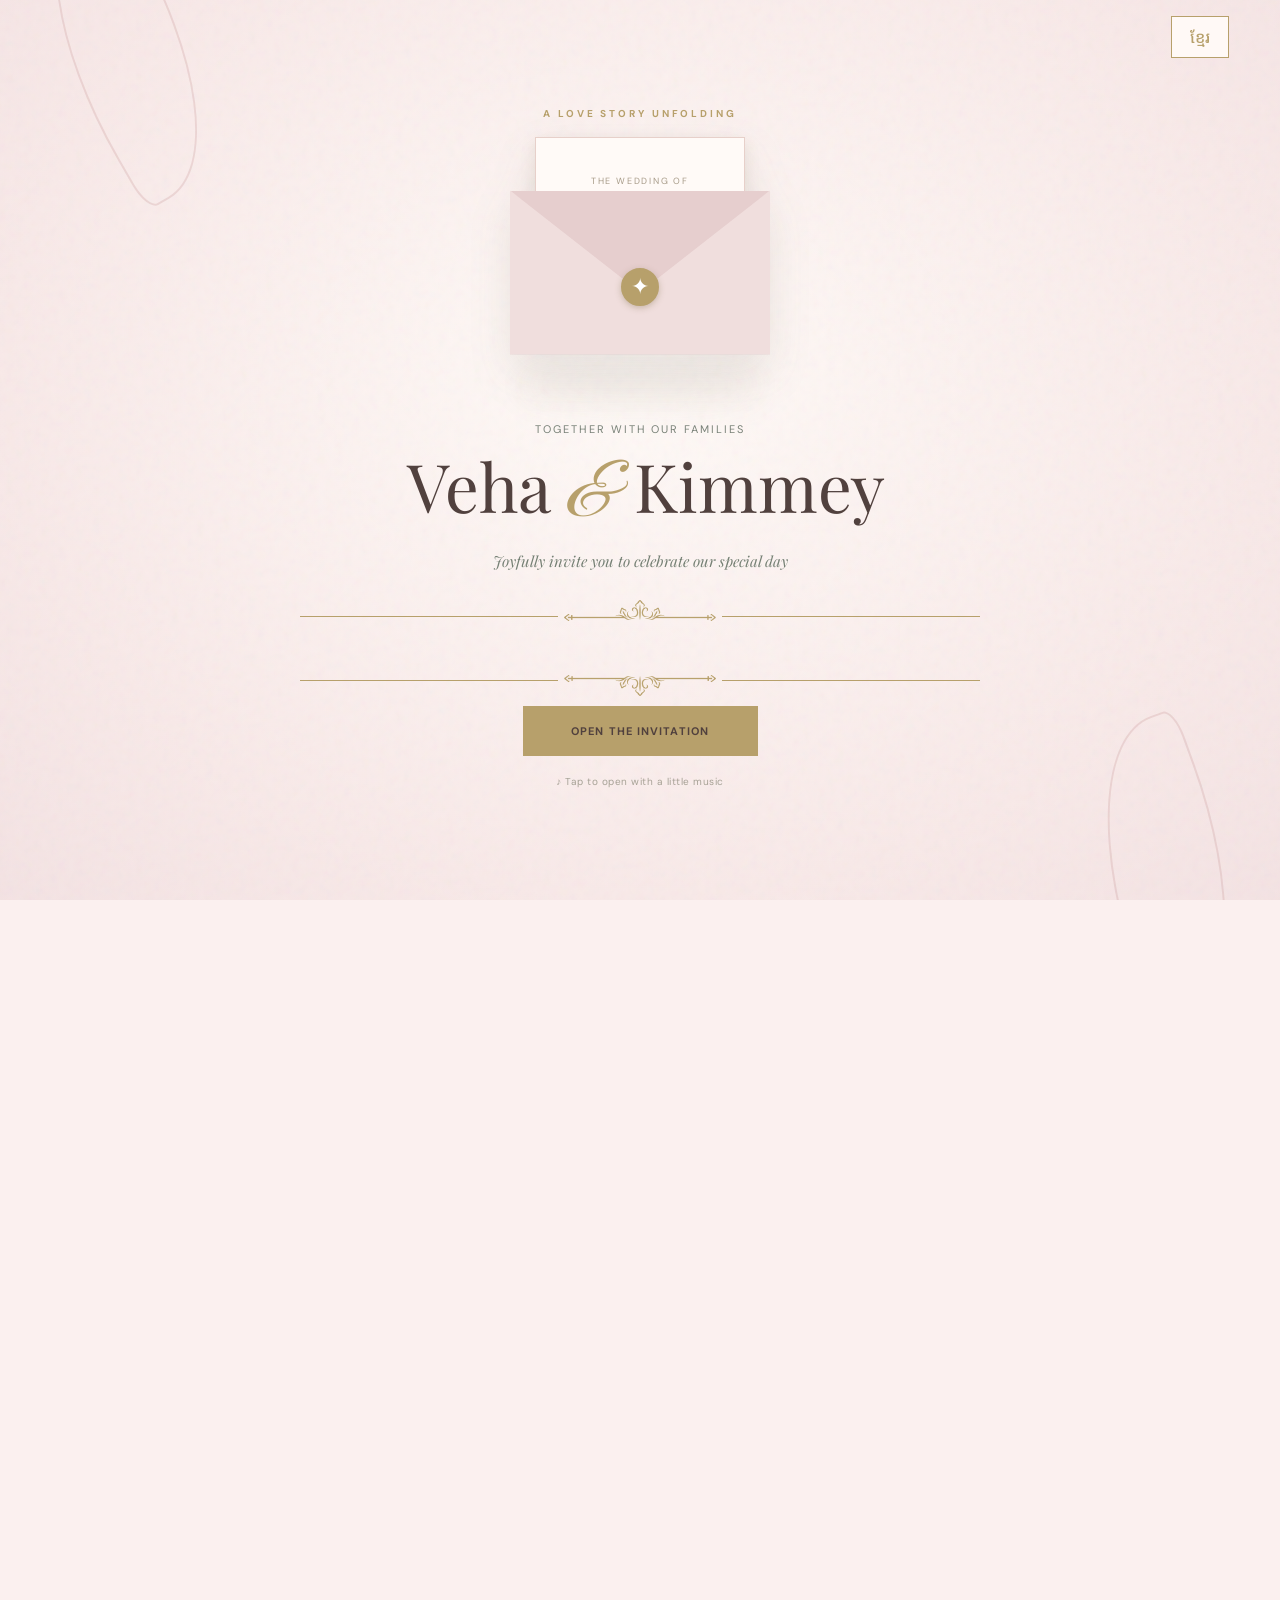
<file: index.html>
<!doctype html>
<html lang="en">

<head>
  <meta charset="utf-8" />
  <meta name="viewport" content="width=device-width, initial-scale=1" />
  <meta name="theme-color" content="#fbf0ef" />
  <meta name="description" content="You are joyfully invited to celebrate our wedding." />
  <title>Our Wedding Invitation</title>
  <link rel="preconnect" href="https://fonts.googleapis.com" />
  <link rel="preconnect" href="https://fonts.gstatic.com" crossorigin />
  <link
    href="https://fonts.googleapis.com/css2?family=DM+Sans:wght@400;500;600;700&family=Great+Vibes&family=Playfair+Display:ital,wght@0,400;0,500;0,600;1,400;1,500&display=swap"
    rel="stylesheet" />
  <link rel="icon" type="image/svg+xml" href="/assets/wedding-logo.svg" />
  <link href="https://fonts.googleapis.com/css2?family=Noto+Sans+Khmer:wght@400;500;600;700&display=swap"
    rel="stylesheet" />
  <link href="https://fonts.googleapis.com/css2?family=Moul&display=swap" rel="stylesheet" />
  <script>
    (() => {
      const segments = location.pathname.split('/').filter(Boolean);
      const base = location.hostname.endsWith('github.io') && segments.length ? `/${segments[0]}/` : '/';
      window.WEDDING_ASSET_BASE = base;
      document.querySelector('link[rel="icon"]').href = `${base}assets/wedding-logo.svg?v=1`;
      document.write(`<link rel="stylesheet" href="${base}styles.css?v=68" />`);
      document.write(`<script src="${base}wedding-config.js?v=10" defer><\/script>`);
      document.write(`<script src="${base}translations.js?v=10" defer><\/script>`);
      document.write(`<script src="${base}script.js?v=22" defer><\/script>`);
    })();
  </script>
</head>

<body class="invitation-locked">
  <a class="skip-link" href="#main">Skip to invitation</a>
  <div class="intro" id="intro" role="dialog" aria-label="Open wedding invitation" aria-modal="true">
    <div class="intro__grain"></div>
    <div class="intro__petal intro__petal--one"></div>
    <div class="intro__petal intro__petal--two"></div>
    <div class="garden-gate" aria-hidden="true">
      <img class="garden-gate__art garden-gate__frame" src="assets/images/royal-palace-surround.png" alt=""
        aria-hidden="true" />
      <img class="garden-gate__art garden-gate__door garden-gate__door--left" src="assets/images/royal-palace-doors.png"
        alt="" aria-hidden="true" />
      <img class="garden-gate__art garden-gate__door garden-gate__door--right"
        src="assets/images/royal-palace-doors.png" alt="" aria-hidden="true" />
      <div class="gate-aura" aria-hidden="true"></div>
      <span class="gate-sparkle gate-sparkle--one" aria-hidden="true">✦</span>
      <span class="gate-sparkle gate-sparkle--two" aria-hidden="true">✧</span>
      <span class="gate-sparkle gate-sparkle--three" aria-hidden="true">✦</span>
      <span class="gate-sparkle gate-sparkle--four" aria-hidden="true">✧</span>
      <span class="gate-sparkle gate-sparkle--five" aria-hidden="true">✦</span>
      <span class="gate-sparkle gate-sparkle--six" aria-hidden="true">✧</span>
      <span class="gate-butterfly gate-butterfly--one"><svg viewBox="0 0 32 28">
          <path
            d="M15 13C10 1 2 2 3 9c.5 4 5 6 11 6-7-1-13 1-11 7 2 5 9 2 12-7 3 9 10 12 12 7 2-6-4-8-11-7 6 0 10-2 11-6 1-7-7-8-12 4Z" />
          <path d="M16 10v10" class="gate-butterfly__body" />
        </svg></span>
      <span class="gate-butterfly gate-butterfly--two"><svg viewBox="0 0 32 28">
          <path
            d="M15 13C10 1 2 2 3 9c.5 4 5 6 11 6-7-1-13 1-11 7 2 5 9 2 12-7 3 9 10 12 12 7 2-6-4-8-11-7 6 0 10-2 11-6 1-7-7-8-12 4Z" />
          <path d="M16 10v10" class="gate-butterfly__body" />
        </svg></span>
      <span class="gate-butterfly gate-butterfly--three"><svg viewBox="0 0 32 28">
          <path
            d="M15 13C10 1 2 2 3 9c.5 4 5 6 11 6-7-1-13 1-11 7 2 5 9 2 12-7 3 9 10 12 12 7 2-6-4-8-11-7 6 0 10-2 11-6 1-7-7-8-12 4Z" />
          <path d="M16 10v10" class="gate-butterfly__body" />
        </svg></span>
      <span class="gate-butterfly gate-butterfly--four"><svg viewBox="0 0 32 28">
          <path
            d="M15 13C10 1 2 2 3 9c.5 4 5 6 11 6-7-1-13 1-11 7 2 5 9 2 12-7 3 9 10 12 12 7 2-6-4-8-11-7 6 0 10-2 11-6 1-7-7-8-12 4Z" />
          <path d="M16 10v10" class="gate-butterfly__body" />
        </svg></span>
      <span class="gate-butterfly gate-butterfly--five"><svg viewBox="0 0 32 28">
          <path
            d="M15 13C10 1 2 2 3 9c.5 4 5 6 11 6-7-1-13 1-11 7 2 5 9 2 12-7 3 9 10 12 12 7 2-6-4-8-11-7 6 0 10-2 11-6 1-7-7-8-12 4Z" />
          <path d="M16 10v10" class="gate-butterfly__body" />
        </svg></span>
      <span class="gate-butterfly gate-butterfly--six"><svg viewBox="0 0 32 28">
          <path
            d="M15 13C10 1 2 2 3 9c.5 4 5 6 11 6-7-1-13 1-11 7 2 5 9 2 12-7 3 9 10 12 12 7 2-6-4-8-11-7 6 0 10-2 11-6 1-7-7-8-12 4Z" />
          <path d="M16 10v10" class="gate-butterfly__body" />
        </svg></span>
      <span class="gate-butterfly gate-butterfly--seven"><svg viewBox="0 0 32 28">
          <path
            d="M15 13C10 1 2 2 3 9c.5 4 5 6 11 6-7-1-13 1-11 7 2 5 9 2 12-7 3 9 10 12 12 7 2-6-4-8-11-7 6 0 10-2 11-6 1-7-7-8-12 4Z" />
          <path d="M16 10v10" class="gate-butterfly__body" />
        </svg></span>
      <span class="gate-butterfly gate-butterfly--eight"><svg viewBox="0 0 32 28">
          <path
            d="M15 13C10 1 2 2 3 9c.5 4 5 6 11 6-7-1-13 1-11 7 2 5 9 2 12-7 3 9 10 12 12 7 2-6-4-8-11-7 6 0 10-2 11-6 1-7-7-8-12 4Z" />
          <path d="M16 10v10" class="gate-butterfly__body" />
        </svg></span>
      <span class="gate-butterfly gate-butterfly--nine"><svg viewBox="0 0 32 28">
          <path
            d="M15 13C10 1 2 2 3 9c.5 4 5 6 11 6-7-1-13 1-11 7 2 5 9 2 12-7 3 9 10 12 12 7 2-6-4-8-11-7 6 0 10-2 11-6 1-7-7-8-12 4Z" />
          <path d="M16 10v10" class="gate-butterfly__body" />
        </svg></span>
      <span class="gate-flower gate-flower--one"><svg viewBox="0 0 40 40">
          <g fill="currentColor">
            <ellipse cx="20" cy="9" rx="4" ry="7" />
            <ellipse cx="20" cy="9" rx="4" ry="7" transform="rotate(72 20 20)" />
            <ellipse cx="20" cy="9" rx="4" ry="7" transform="rotate(144 20 20)" />
            <ellipse cx="20" cy="9" rx="4" ry="7" transform="rotate(216 20 20)" />
            <ellipse cx="20" cy="9" rx="4" ry="7" transform="rotate(288 20 20)" />
            <circle cx="20" cy="20" r="4" fill="#fff2c9" />
          </g>
        </svg></span>
      <span class="gate-flower gate-flower--two"><svg viewBox="0 0 40 40">
          <g fill="currentColor">
            <ellipse cx="20" cy="9" rx="4" ry="7" />
            <ellipse cx="20" cy="9" rx="4" ry="7" transform="rotate(72 20 20)" />
            <ellipse cx="20" cy="9" rx="4" ry="7" transform="rotate(144 20 20)" />
            <ellipse cx="20" cy="9" rx="4" ry="7" transform="rotate(216 20 20)" />
            <ellipse cx="20" cy="9" rx="4" ry="7" transform="rotate(288 20 20)" />
            <circle cx="20" cy="20" r="4" fill="#fff2c9" />
          </g>
        </svg></span>
      <span class="gate-flower gate-flower--three"><svg viewBox="0 0 40 40">
          <g fill="currentColor">
            <ellipse cx="20" cy="9" rx="4" ry="7" />
            <ellipse cx="20" cy="9" rx="4" ry="7" transform="rotate(72 20 20)" />
            <ellipse cx="20" cy="9" rx="4" ry="7" transform="rotate(144 20 20)" />
            <ellipse cx="20" cy="9" rx="4" ry="7" transform="rotate(216 20 20)" />
            <ellipse cx="20" cy="9" rx="4" ry="7" transform="rotate(288 20 20)" />
            <circle cx="20" cy="20" r="4" fill="#fff2c9" />
          </g>
        </svg></span>
      <span class="gate-flower gate-flower--four"><svg viewBox="0 0 40 40">
          <g fill="currentColor">
            <ellipse cx="20" cy="9" rx="4" ry="7" />
            <ellipse cx="20" cy="9" rx="4" ry="7" transform="rotate(72 20 20)" />
            <ellipse cx="20" cy="9" rx="4" ry="7" transform="rotate(144 20 20)" />
            <ellipse cx="20" cy="9" rx="4" ry="7" transform="rotate(216 20 20)" />
            <ellipse cx="20" cy="9" rx="4" ry="7" transform="rotate(288 20 20)" />
            <circle cx="20" cy="20" r="4" fill="#fff2c9" />
          </g>
        </svg></span>
    </div>
    <button class="language-toggle intro__language-toggle" id="intro-language-toggle" type="button"
      aria-label="Switch language to Khmer">ខ្មែរ</button>
    <div class="intro__content">
      <span class="eyebrow">A LOVE STORY UNFOLDING</span>
      <div class="envelope-wrap" aria-hidden="true">
        <div class="envelope-shadow"></div>
        <div class="envelope">
          <div class="envelope__letter"><span>the wedding of</span><strong id="cover-initials">V & M</strong></div>
          <div class="envelope__flap"></div>
          <div class="envelope__front"></div>
          <div class="envelope__seal">✦</div>
        </div>
      </div>
      <p class="intro__overline">Together with our families</p>
      <h1 class="intro__heading" id="cover-names">Veha <em>&</em> Kimmey</h1>
      <p class="intro__subtitle">Joyfully invite you to celebrate our special day</p>
      <div class="guest-name-frame" id="guest-name-frame" aria-live="polite">
        <span class="guest-name-frame__ornament guest-name-frame__ornament--top" aria-hidden="true"></span>
        <span class="guest-name-frame__name" id="guest-name" dir="auto"></span>
        <span class="guest-name-frame__ornament guest-name-frame__ornament--bottom" aria-hidden="true"></span>
      </div>
      <button class="btn btn--dark intro__button" id="open-invitation" type="button">Open the invitation</button>
      <p class="intro__hint">♪ Tap to open with a little music</p>
    </div>
  </div>

  <div class="site-shell" id="site-shell">
    <header class="site-header" id="top">
      <a class="brand" href="#home" aria-label="Wedding logo — back to top" id="brand-initials"><img
          data-site-asset="assets/wedding-logo.svg" alt="" loading="eager" decoding="async" /></a>
      <nav class="navigation" aria-label="Main navigation">
        <a href="#story" title="Our Story"><svg class="nav-icon" viewBox="0 0 24 24" aria-hidden="true"
            focusable="false">
            <path
              d="M20.8 4.6a5.5 5.5 0 0 0-7.8 0L12 5.7l-1.1-1.1a5.5 5.5 0 0 0-7.8 7.8l1.1 1.1L12 21l7.8-7.5 1.1-1.1a5.5 5.5 0 0 0-.1-7.8Z" />
          </svg><span class="nav-label">Our Story</span></a>
        <a href="#details" title="The Day"><svg class="nav-icon" viewBox="0 0 24 24" aria-hidden="true"
            focusable="false">
            <rect x="3.5" y="5" width="17" height="16" rx="2" />
            <path d="M7.5 3v4M16.5 3v4M3.5 9.5h17M8 13h.01M12 13h.01M16 13h.01M8 17h.01M12 17h.01" />
          </svg><span class="nav-label">The Day</span></a>
        <a href="#timeline" title="Timeline"><svg class="nav-icon" viewBox="0 0 24 24" aria-hidden="true"
            focusable="false">
            <circle cx="12" cy="12" r="9" />
            <path d="M12 7v5l3.5 2" />
          </svg><span class="nav-label">Timeline</span></a>
        <a href="#gallery" title="Gallery"><svg class="nav-icon" viewBox="0 0 24 24" aria-hidden="true"
            focusable="false">
            <rect x="3" y="4" width="15" height="15" rx="2" />
            <path d="m4.5 16 4-4 3 3 2-2 4.5 4M8 8.5h.01" />
            <path d="M7 20h13a1 1 0 0 0 1-1V8" />
          </svg><span class="nav-label">Gallery</span></a>
      </nav>
      <button class="language-toggle" id="language-toggle" type="button"
        aria-label="Switch language to Khmer">&#x1781;&#x17D2;&#x1798;&#x17C2;&#x179A;</button>
    </header>

    <main id="main">
      <section class="hero" id="home">
        <div class="hero__flora hero__flora--left" aria-hidden="true">✿</div>
        <div class="hero__flora hero__flora--right" aria-hidden="true">✿</div>
        <div class="hero__content reveal">
          <span class="eyebrow eyebrow--line">A CELEBRATION OF LOVE</span>
          <p class="hero__script">The wedding of</p>
          <h1 class="hero__name"><span id="hero-name1">Veha</span><span class="hero__amp">&</span><span
              id="hero-name2">Kimmey</span></h1>
          <div class="ornamental-rule"><span>✧</span></div>
          <p class="hero__copy">One beautiful beginning, a lifetime of forever. We would love for you to be part of our
            special day.</p>
          <div class="hero__date" id="hero-date">SATURDAY, 19 DECEMBER 2026</div>
          <a href="#details" class="btn btn--outline">Explore the celebration <span aria-hidden="true">↗</span></a>
        </div>
        <div class="hero__visual reveal">
          <div class="hero__photo-border">
            <div class="hero__photo photo-shell"><img id="hero-photo"
                alt="Sample wedding portrait; replace with your own photo" loading="eager" /></div>
          </div>
          <div class="hero__badge"><span>THE BEST IS</span><strong>yet to come</strong><span>♡</span></div>
        </div>
        <div class="hero__scroll">SCROLL TO DISCOVER <span>↓</span></div>
      </section>

      <section class="story section-pad" id="story">
        <div class="story__art reveal">
          <div class="story__frame photo-shell"><img id="story-photo"
              alt="Wedding couple walking together — sample gallery photo" loading="lazy" /></div>
          <div class="story__mini photo-shell"><img id="story-mini-photo" alt="Wedding detail — sample gallery photo"
              loading="lazy" /></div>
          <div class="story__flower" aria-hidden="true">❀</div>
        </div>
        <div class="story__words reveal">
          <p class="eyebrow">THE JOURNEY THAT BROUGHT US HERE</p>
          <h2 class="section-title">Our <em>love story</em></h2>
          <div class="short-rule"></div>
          <p>Some stories are written in the stars, and others are written in the little moments that become everything.
          </p>
          <p>Through every laugh, every adventure, and every ordinary day made extraordinary, our favorite part has been
            finding our way to each other.</p>
          <p>Now, surrounded by our favorite people, we're beginning our most beautiful chapter yet.</p>
          <span class="story__signature" id="story-signature">Veha & Kimmey</span>
        </div>
      </section>

      <section class="details section-pad" id="details">
        <div class="details__decoration" aria-hidden="true">✿</div>
        <div class="section-heading reveal">
          <p class="eyebrow">MARK YOUR CALENDAR</p>
          <h2 class="section-title">The <em>big day</em></h2>
          <p>We can't wait to celebrate, laugh, and dance with you.</p>
        </div>
        <div class="details-invitation reveal">
          <time id="invitation-date" datetime="2026-12-19">Saturday, 19 December 2026</time>
          <span id="invitation-time">5:00 PM</span>
          <strong id="invitation-location">Your Wedding Venue</strong>
          <p id="invitation-address">Phnom Penh, Cambodia</p>
        </div>
        <div class="countdown reveal" aria-label="Countdown to our wedding">
          <div><strong id="count-days">--</strong><span>DAYS</span></div>
          <div><strong id="count-hours">--</strong><span>HOURS</span></div>
          <div><strong id="count-minutes">--</strong><span>MINUTES</span></div>
          <div><strong id="count-seconds">--</strong><span>SECONDS</span></div>
        </div>
        <div class="venue-details reveal">
          <span class="eyebrow">FIND YOUR WAY</span>
          <h3 id="venue-name">Your Wedding Venue</h3>
          <p id="venue-address">Phnom Penh, Cambodia</p>
          <div class="venue-map-frame">
            <iframe id="venue-map" title="Map showing the wedding venue" loading="lazy"
              referrerpolicy="no-referrer-when-downgrade" allowfullscreen></iframe>
          </div>
          <div class="venue-details__actions">
            <a class="btn btn--dark" id="map-link" target="_blank" rel="noopener noreferrer">View location <span
                aria-hidden="true">↗</span></a>
          </div>
        </div>
      </section>

      <section class="wedding-timeline section-pad" id="timeline">
        <div class="section-heading reveal">
          <p class="eyebrow">THE WEDDING PROGRAMME</p>
          <h2 class="section-title">Our <em>timeline</em></h2>
          <p>Traditional ceremonies and celebrations with our families.</p>
        </div>
        <svg class="timeline-icon-library" aria-hidden="true" xmlns="http://www.w3.org/2000/svg">
          <symbol id="timeline-icon-scroll" viewBox="0 0 48 48">
            <path d="M12 11h25v27H12a4 4 0 0 1 0-8h25M12 11a4 4 0 0 0-4 4v19M16 16h16M16 22h16M16 28h12" />
            <path d="m10 37 4 3" />
          </symbol>
          <symbol id="timeline-icon-couple" viewBox="0 0 48 48">
            <circle cx="18" cy="13" r="5" />
            <circle cx="31" cy="16" r="4" />
            <path d="M7 37c0-8 4-14 11-14s11 6 11 14M26 28c2-3 5-4 8-3 5 1 7 6 7 12M5 40h38" />
          </symbol>
          <symbol id="timeline-icon-offering" viewBox="0 0 48 48">
            <path d="M10 28h28l-4 8H14zM14 24h20M17 20h14M20 16h8M24 7v9M18 12l6 4 6-4" />
            <path d="M13 39h22M17 43h14" />
          </symbol>
          <symbol id="timeline-icon-meal" viewBox="0 0 48 48">
            <circle cx="24" cy="25" r="12" />
            <circle cx="24" cy="25" r="8" />
            <path d="M6 13v11M3 13v7M9 13v7M6 24v16M42 13c-4 4-5 8-5 12h5M40 25v15" />
          </symbol>
          <symbol id="timeline-icon-candles" viewBox="0 0 48 48">
            <path d="M7 35h34v7H7zM11 35V20h7v15M21 35V15h7v20M31 35V20h7v15" />
            <path d="M14.5 16c-3-4 3-5 0-9M24.5 11c-3-4 3-5 0-9M34.5 16c-3-4 3-5 0-9" />
          </symbol>
          <symbol id="timeline-icon-procession" viewBox="0 0 48 48">
            <path d="M7 19h34L24 7 7 19ZM10 22h28M12 22v18M24 22v18M36 22v18M7 41h34" />
            <path d="M17 19c0-4 3-7 7-7s7 3 7 7" />
          </symbol>
          <symbol id="timeline-icon-rings" viewBox="0 0 48 48">
            <circle cx="19" cy="27" r="11" />
            <circle cx="29" cy="27" r="11" />
            <path d="m15 13 4-5 4 5M25 13l4-5 4 5" />
          </symbol>
          <symbol id="timeline-icon-flower" viewBox="0 0 48 48">
            <path
              d="M24 23c-8-1-9-8-4-11 4-2 7 3 4 11ZM24 23c-1-8 5-11 9-7 3 4-1 8-9 7ZM24 23c8-2 12 4 8 8-4 3-8-1-8-8ZM24 23c3 7-1 12-6 9-4-3-1-8 6-9ZM24 23c-7 4-12 0-9-5 3-4 8-2 9 5ZM24 23v18M18 41h12" />
          </symbol>
          <symbol id="timeline-icon-family" viewBox="0 0 48 48">
            <circle cx="16" cy="14" r="4" />
            <circle cx="31" cy="14" r="4" />
            <circle cx="24" cy="20" r="4" />
            <path
              d="M7 36c0-7 3-12 9-12 4 0 6 2 7 5M41 36c0-7-3-12-9-12-4 0-6 2-7 5M15 40c0-8 3-13 9-13s9 5 9 13M8 42h32" />
          </symbol>
          <symbol id="timeline-icon-temple" viewBox="0 0 48 48">
            <path d="m5 20 19-13 19 13H5ZM9 22h30M12 22v18M20 22v18M28 22v18M36 22v18M7 41h34M24 7V3M21 5h6" />
          </symbol>
        </svg>
        <div class="wedding-timeline__days">
          <article class="wedding-timeline__day reveal">
            <p class="eyebrow">DAY ONE</p>
            <h3>Friday, 18 December 2026</h3>
            <ol class="wedding-timeline__list">
              <li class="wedding-timeline__item"><span class="wedding-timeline__icon"><svg aria-hidden="true">
                    <use href="#timeline-icon-scroll"></use>
                  </svg></span><span class="wedding-timeline__node" aria-hidden="true"></span>
                <div><time>02:00 PM</time>
                  <p lang="km">ពិធីសែនក្រុងពាលី</p>
                </div>
              </li>
              <li class="wedding-timeline__item"><span class="wedding-timeline__icon"><svg aria-hidden="true">
                    <use href="#timeline-icon-couple"></use>
                  </svg></span><span class="wedding-timeline__node" aria-hidden="true"></span>
                <div><time>03:00 PM</time>
                  <p lang="km">ពិធីសូត្រមន្តចម្រើនព្រះបរិត្ត</p>
                </div>
              </li>
              <li class="wedding-timeline__item"><span class="wedding-timeline__icon"><svg aria-hidden="true">
                    <use href="#timeline-icon-offering"></use>
                  </svg></span><span class="wedding-timeline__node" aria-hidden="true"></span>
                <div><time>04:00 PM</time>
                  <p lang="km">ពិធីជាវខាន់ស្លា</p>
                </div>
              </li>
              <li class="wedding-timeline__item"><span class="wedding-timeline__icon"><svg aria-hidden="true">
                    <use href="#timeline-icon-meal"></use>
                  </svg></span><span class="wedding-timeline__node" aria-hidden="true"></span>
                <div><time>05:00 PM</time>
                  <p lang="km">អញ្ចើញភ្ងៀវកិតិ្តយសពិសាអាហារពេលល្ងាច</p>
                </div>
              </li>
            </ol>
          </article>
          <article class="wedding-timeline__day reveal">
            <p class="eyebrow">DAY TWO</p>
            <h3>Saturday, 19 December 2026</h3>
            <ol class="wedding-timeline__list">
              <li class="wedding-timeline__item"><span class="wedding-timeline__icon"><svg aria-hidden="true">
                    <use href="#timeline-icon-candles"></use>
                  </svg></span><span class="wedding-timeline__node" aria-hidden="true"></span>
                <div><time>06:00 AM</time>
                  <p lang="km">ជួបជុំភ្ងៀវកិតិ្តយសរៀបចំពិធីហែជំនូន</p>
                </div>
              </li>
              <li class="wedding-timeline__item"><span class="wedding-timeline__icon"><svg aria-hidden="true">
                    <use href="#timeline-icon-procession"></use>
                  </svg></span><span class="wedding-timeline__node" aria-hidden="true"></span>
                <div><time>07:00 AM</time>
                  <p lang="km">ពិធីហែជំនូន(កំណត់)ចូលរោងជ័យ</p>
                </div>
              </li>
              <li class="wedding-timeline__item"><span class="wedding-timeline__icon"><svg aria-hidden="true">
                    <use href="#timeline-icon-meal"></use>
                  </svg></span><span class="wedding-timeline__node" aria-hidden="true"></span>
                <div><time>07:30 AM</time>
                  <p lang="km">អញ្ចើញភ្ងៀវកិតិ្តយសពិសារអាហារពេលព្រឹក</p>
                </div>
              </li>
              <li class="wedding-timeline__item"><span class="wedding-timeline__icon"><svg aria-hidden="true">
                    <use href="#timeline-icon-offering"></use>
                  </svg></span><span class="wedding-timeline__node" aria-hidden="true"></span>
                <div><time>08:00 AM</time>
                  <p lang="km">ពិធីពិសាស្លាកំណត់</p>
                </div>
              </li>
              <li class="wedding-timeline__item"><span class="wedding-timeline__icon"><svg aria-hidden="true">
                    <use href="#timeline-icon-rings"></use>
                  </svg></span><span class="wedding-timeline__node" aria-hidden="true"></span>
                <div><time>08:30 AM</time>
                  <p lang="km">ពិធីបំពាក់ចិញ្ចៀន</p>
                </div>
              </li>
              <li class="wedding-timeline__item"><span class="wedding-timeline__icon"><svg aria-hidden="true">
                    <use href="#timeline-icon-flower"></use>
                  </svg></span><span class="wedding-timeline__node" aria-hidden="true"></span>
                <div><time>09:00 AM</time>
                  <p lang="km">ពិធីកាត់សក់បង្កក់សិរីកូនប្រុស កូនស្រី</p>
                </div>
              </li>
              <li class="wedding-timeline__item"><span class="wedding-timeline__icon"><svg aria-hidden="true">
                    <use href="#timeline-icon-family"></use>
                  </svg></span><span class="wedding-timeline__node" aria-hidden="true"></span>
                <div><time>10:00 AM</time>
                  <p lang="km">ពិធីសំពះផ្ទឹមចងដៃ បង្វិលពពិល និងព្រះថោងនាងនាគ</p>
                </div>
              </li>
              <li class="wedding-timeline__item"><span class="wedding-timeline__icon"><svg aria-hidden="true">
                    <use href="#timeline-icon-meal"></use>
                  </svg></span><span class="wedding-timeline__node" aria-hidden="true"></span>
                <div><time>11:00 PM</time>
                  <p lang="km">ពិធីចុះសំបុត្រអាពាហ៍ពិពាហ៍</p>
                </div>
              </li>
              <li class="wedding-timeline__item"><span class="wedding-timeline__icon"><svg aria-hidden="true">
                    <use href="#timeline-icon-meal"></use>
                  </svg></span><span class="wedding-timeline__node" aria-hidden="true"></span>
                <div><time>12:00 PM</time>
                  <p lang="km">អញ្ចើញភ្ងៀវកិតិ្តយសពិសារអាហារថ្ងៃត្រង់</p>
                </div>
              </li>
              <li class="wedding-timeline__item"><span class="wedding-timeline__icon"><svg aria-hidden="true">
                    <use href="#timeline-icon-temple"></use>
                  </svg></span><span class="wedding-timeline__node" aria-hidden="true"></span>
                <div><time>05:00 PM</time>
                  <p lang="km">ទទួលភ្ងៀវកិតិ្តយសពិសារអាហារ</p>
                </div>
              </li>
            </ol>
          </article>
        </div>
      </section>

      <section class="gallery section-pad" id="gallery">
        <div class="section-heading reveal">
          <p class="eyebrow">A FEW FRAMES OF FOREVER</p>
          <h2 class="section-title">Captured <em>moments</em></h2>
          <p>Little glimpses of a love that keeps growing.</p>
        </div>
        <div class="gallery__grid" id="gallery-grid">
          <button class="gallery__item reveal photo-shell" type="button" data-index="0"
            aria-label="Open gallery photo 1"><img alt="Wedding gallery sample 1" loading="lazy" /></button>
          <button class="gallery__item reveal photo-shell" type="button" data-index="1"
            aria-label="Open gallery photo 2"><img alt="Wedding gallery sample 2" loading="lazy" /></button>
          <button class="gallery__item reveal photo-shell" type="button" data-index="2"
            aria-label="Open gallery photo 3"><img alt="Wedding gallery sample 3" loading="lazy" /></button>
          <button class="gallery__item reveal photo-shell" type="button" data-index="3"
            aria-label="Open gallery photo 4"><img alt="Wedding gallery sample 4" loading="lazy" /></button>
          <button class="gallery__item reveal photo-shell" type="button" data-index="4"
            aria-label="Open gallery photo 5"><img alt="Wedding gallery sample 5" loading="lazy" /></button>
          <button class="gallery__item reveal photo-shell" type="button" data-index="5"
            aria-label="Open gallery photo 6"><img alt="Wedding gallery sample 6" loading="lazy" /></button>
        </div>
        <button class="btn btn--outline gallery__more" id="gallery-more" type="button" aria-haspopup="dialog"
          aria-controls="gallery-dialog"><span id="gallery-more-label">See all photos</span><span
            class="gallery__more-count" id="gallery-photo-count">6</span></button>
      </section>
      <section class="gift section-pad" id="gift">
        <div class="gift__inner reveal">
          <p class="eyebrow">A GIFT OF LOVE</p>
          <h2 id="gift-heading">Send a gift</h2>
          <p class="gift__message">Your presence is the greatest gift. If you wish to send us a little something,
            you can do so here.</p>
          <button class="btn btn--outline gift__toggle" id="gift-toggle" type="button" aria-expanded="false"
            aria-controls="gift-content"><span id="gift-toggle-label">Accept a gift</span></button>
          <div class="gift__content" id="gift-content" hidden>
            <img class="gift__photo" id="gift-photo" src="assets/images/optimized/aba-gift-couple-qr.png"
              alt="Veha and Kimmey holding their ABA payment QR code" loading="lazy" decoding="async" />
            <a class="btn btn--outline" id="gift-payment-link" href="https://pay.ababank.com/oRF8/ea7aq2e8"
              target="_blank" rel="noopener noreferrer">Send a gift via ABA Pay</a>
          </div>
        </div>
      </section>
      <section class="closing section-pad">
        <span class="closing__top">TO LOVE, LAUGHTER & HAPPILY EVER AFTER</span>
        <h2>See you at <em>our wedding!</em></h2>
        <p class="closing__message">Thank you for sharing in the joy of our wedding. Your love and presence made our
          celebration truly unforgettable.</p>
        <div class="closing__heart">♡</div>
        <strong id="footer-names">Veha & Kimmey</strong>
      </section>
    </main>
    <footer class="footer"><span id="footer-year">2026</span> <span>·</span> <span>Made with love ♡</span><button
        id="share-link" type="button">Share invitation ↗</button></footer>
  </div>

  <div class="butterfly-effects" aria-hidden="true">
    <div class="butterfly-rail butterfly-rail--left">
      <span class="butterfly butterfly--one"><svg viewBox="0 0 64 64" aria-hidden="true" focusable="false">
          <g class="butterfly-wings">
            <path
              d="M30 30C23 16 12 7 7 13 1 21 8 32 28 35c-5-10-10-14-15-16M34 30C41 16 52 7 57 13c6 8-1 19-21 22 5-10 10-14 15-16M29 35C20 30 9 31 9 40c0 9 11 12 21 2-1-3-1-5-1-7M35 35c9-5 20-4 20 5 0 9-11 12-21 2 1-3 1-5 1-7Z"
              fill="currentColor" opacity=".88" />
          </g>
          <path d="M32 27v18M32 28c-1-5-4-8-7-9M32 28c1-5 4-8 7-9" fill="none" stroke="currentColor" stroke-width="2"
            stroke-linecap="round" />
        </svg></span>
      <span class="butterfly butterfly--two"><svg viewBox="0 0 64 64" aria-hidden="true" focusable="false">
          <g class="butterfly-wings">
            <path
              d="M30 30C23 16 12 7 7 13 1 21 8 32 28 35c-5-10-10-14-15-16M34 30C41 16 52 7 57 13c6 8-1 19-21 22 5-10 10-14 15-16M29 35C20 30 9 31 9 40c0 9 11 12 21 2-1-3-1-5-1-7M35 35c9-5 20-4 20 5 0 9-11 12-21 2 1-3 1-5 1-7Z"
              fill="currentColor" opacity=".88" />
          </g>
          <path d="M32 27v18M32 28c-1-5-4-8-7-9M32 28c1-5 4-8 7-9" fill="none" stroke="currentColor" stroke-width="2"
            stroke-linecap="round" />
        </svg></span>
      <span class="butterfly butterfly--three"><svg viewBox="0 0 64 64" aria-hidden="true" focusable="false">
          <g class="butterfly-wings">
            <path
              d="M30 30C23 16 12 7 7 13 1 21 8 32 28 35c-5-10-10-14-15-16M34 30C41 16 52 7 57 13c6 8-1 19-21 22 5-10 10-14 15-16M29 35C20 30 9 31 9 40c0 9 11 12 21 2-1-3-1-5-1-7M35 35c9-5 20-4 20 5 0 9-11 12-21 2 1-3 1-5 1-7Z"
              fill="currentColor" opacity=".88" />
          </g>
          <path d="M32 27v18M32 28c-1-5-4-8-7-9M32 28c1-5 4-8 7-9" fill="none" stroke="currentColor" stroke-width="2"
            stroke-linecap="round" />
        </svg></span>
    </div>
    <div class="butterfly-rail butterfly-rail--right">
      <span class="butterfly butterfly--one"><svg viewBox="0 0 64 64" aria-hidden="true" focusable="false">
          <g class="butterfly-wings">
            <path
              d="M30 30C23 16 12 7 7 13 1 21 8 32 28 35c-5-10-10-14-15-16M34 30C41 16 52 7 57 13c6 8-1 19-21 22 5-10 10-14 15-16M29 35C20 30 9 31 9 40c0 9 11 12 21 2-1-3-1-5-1-7M35 35c9-5 20-4 20 5 0 9-11 12-21 2 1-3 1-5 1-7Z"
              fill="currentColor" opacity=".88" />
          </g>
          <path d="M32 27v18M32 28c-1-5-4-8-7-9M32 28c1-5 4-8 7-9" fill="none" stroke="currentColor" stroke-width="2"
            stroke-linecap="round" />
        </svg></span>
      <span class="butterfly butterfly--two"><svg viewBox="0 0 64 64" aria-hidden="true" focusable="false">
          <g class="butterfly-wings">
            <path
              d="M30 30C23 16 12 7 7 13 1 21 8 32 28 35c-5-10-10-14-15-16M34 30C41 16 52 7 57 13c6 8-1 19-21 22 5-10 10-14 15-16M29 35C20 30 9 31 9 40c0 9 11 12 21 2-1-3-1-5-1-7M35 35c9-5 20-4 20 5 0 9-11 12-21 2 1-3 1-5 1-7Z"
              fill="currentColor" opacity=".88" />
          </g>
          <path d="M32 27v18M32 28c-1-5-4-8-7-9M32 28c1-5 4-8 7-9" fill="none" stroke="currentColor" stroke-width="2"
            stroke-linecap="round" />
        </svg></span>
      <span class="butterfly butterfly--three"><svg viewBox="0 0 64 64" aria-hidden="true" focusable="false">
          <g class="butterfly-wings">
            <path
              d="M30 30C23 16 12 7 7 13 1 21 8 32 28 35c-5-10-10-14-15-16M34 30C41 16 52 7 57 13c6 8-1 19-21 22 5-10 10-14 15-16M29 35C20 30 9 31 9 40c0 9 11 12 21 2-1-3-1-5-1-7M35 35c9-5 20-4 20 5 0 9-11 12-21 2 1-3 1-5 1-7Z"
              fill="currentColor" opacity=".88" />
          </g>
          <path d="M32 27v18M32 28c-1-5-4-8-7-9M32 28c1-5 4-8 7-9" fill="none" stroke="currentColor" stroke-width="2"
            stroke-linecap="round" />
        </svg></span>
    </div>
  </div>
  <button class="music-button" id="music-button" type="button" aria-label="Play background music" aria-pressed="false"
    title="Toggle music"><span id="music-icon">♪</span><span class="music-button__bars"
      aria-hidden="true"><i></i><i></i><i></i></span></button>
  <audio id="background-music" loop preload="none"></audio>
  <div class="gallery-dialog" id="gallery-dialog" role="dialog" aria-modal="true" aria-labelledby="gallery-dialog-title"
    aria-hidden="true">
    <section class="gallery-dialog__panel">
      <header class="gallery-dialog__header">
        <div>
          <p class="eyebrow">PHOTO GALLERY</p>
          <h2 id="gallery-dialog-title">Our photo gallery</h2>
          <button class="gallery-dialog__back" id="gallery-category-back" type="button" hidden>
            <span aria-hidden="true">←</span> <span id="gallery-category-back-label">All albums</span>
          </button>
        </div>
        <button class="gallery-dialog__close" id="gallery-dialog-close" type="button"
          aria-label="Close gallery">×</button>
      </header>
      <div class="gallery-dialog__categories" id="gallery-dialog-categories"></div>
      <div class="gallery-dialog__grid" id="gallery-dialog-grid" hidden></div>
    </section>
  </div>
  <div class="lightbox" id="lightbox" role="dialog" aria-modal="true" aria-label="Photo viewer" aria-hidden="true">
    <button type="button" class="lightbox__close" id="lightbox-close" aria-label="Close photo viewer">✕</button>
    <button type="button" class="lightbox__arrow lightbox__arrow--prev" id="lightbox-prev"
      aria-label="Previous photo">‹</button>
    <img id="lightbox-image" alt="Enlarged wedding gallery sample" loading="eager" decoding="async" />
    <button type="button" class="lightbox__arrow lightbox__arrow--next" id="lightbox-next"
      aria-label="Next photo">›</button>
    <p id="lightbox-counter">1 / 6</p>
  </div>
</body>

</html>
</file>
